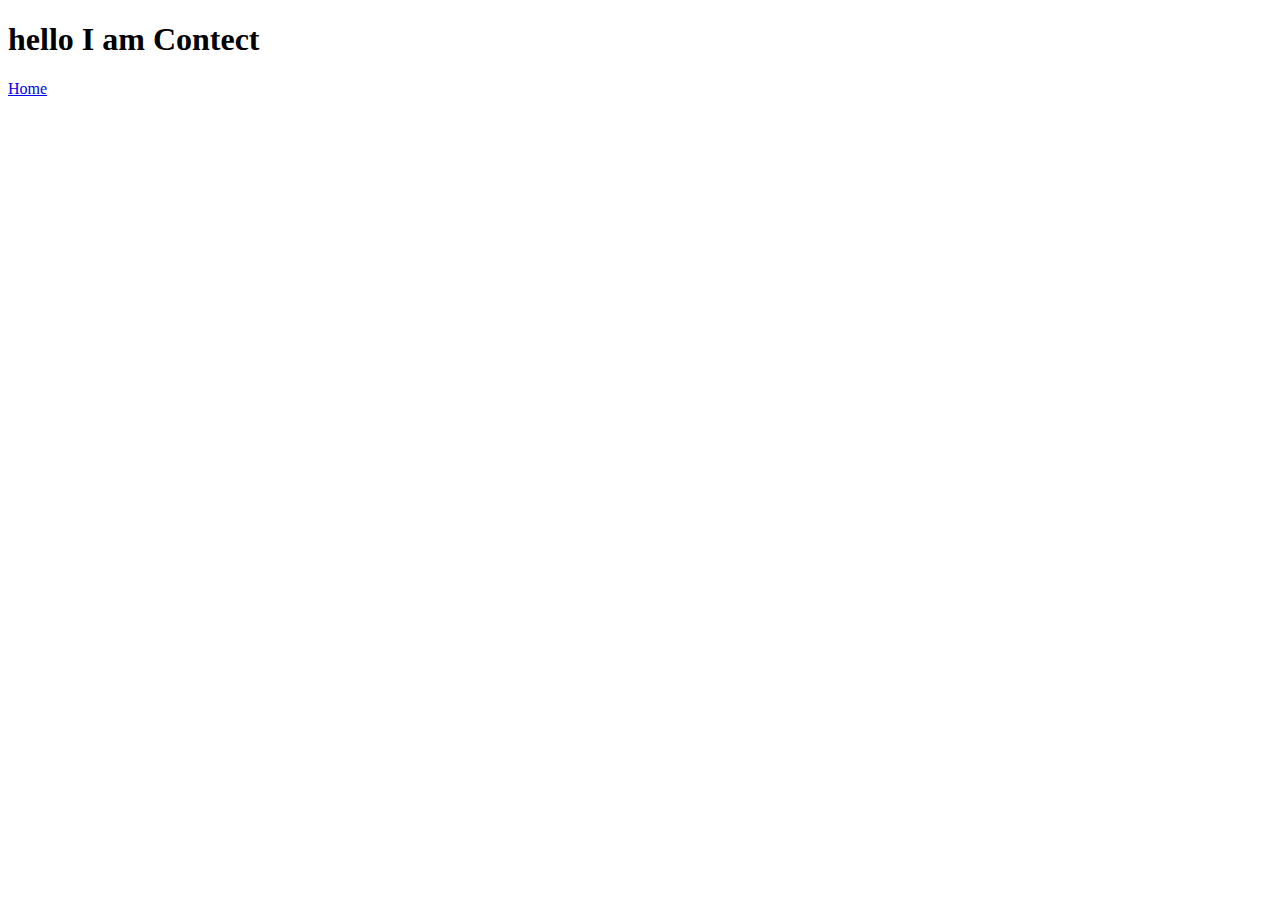
<file: contect.html>
<!DOCTYPE html>
<html lang="en">
<head>
    <meta charset="UTF-8">
    <meta name="viewport" content="width=, initial-scale=1.0">
    <title>Document</title>
</head>
<body>
    <h1> hello I am Contect</h1>
    <a href="./index.html">Home</a>
</body>
</html>
</file>
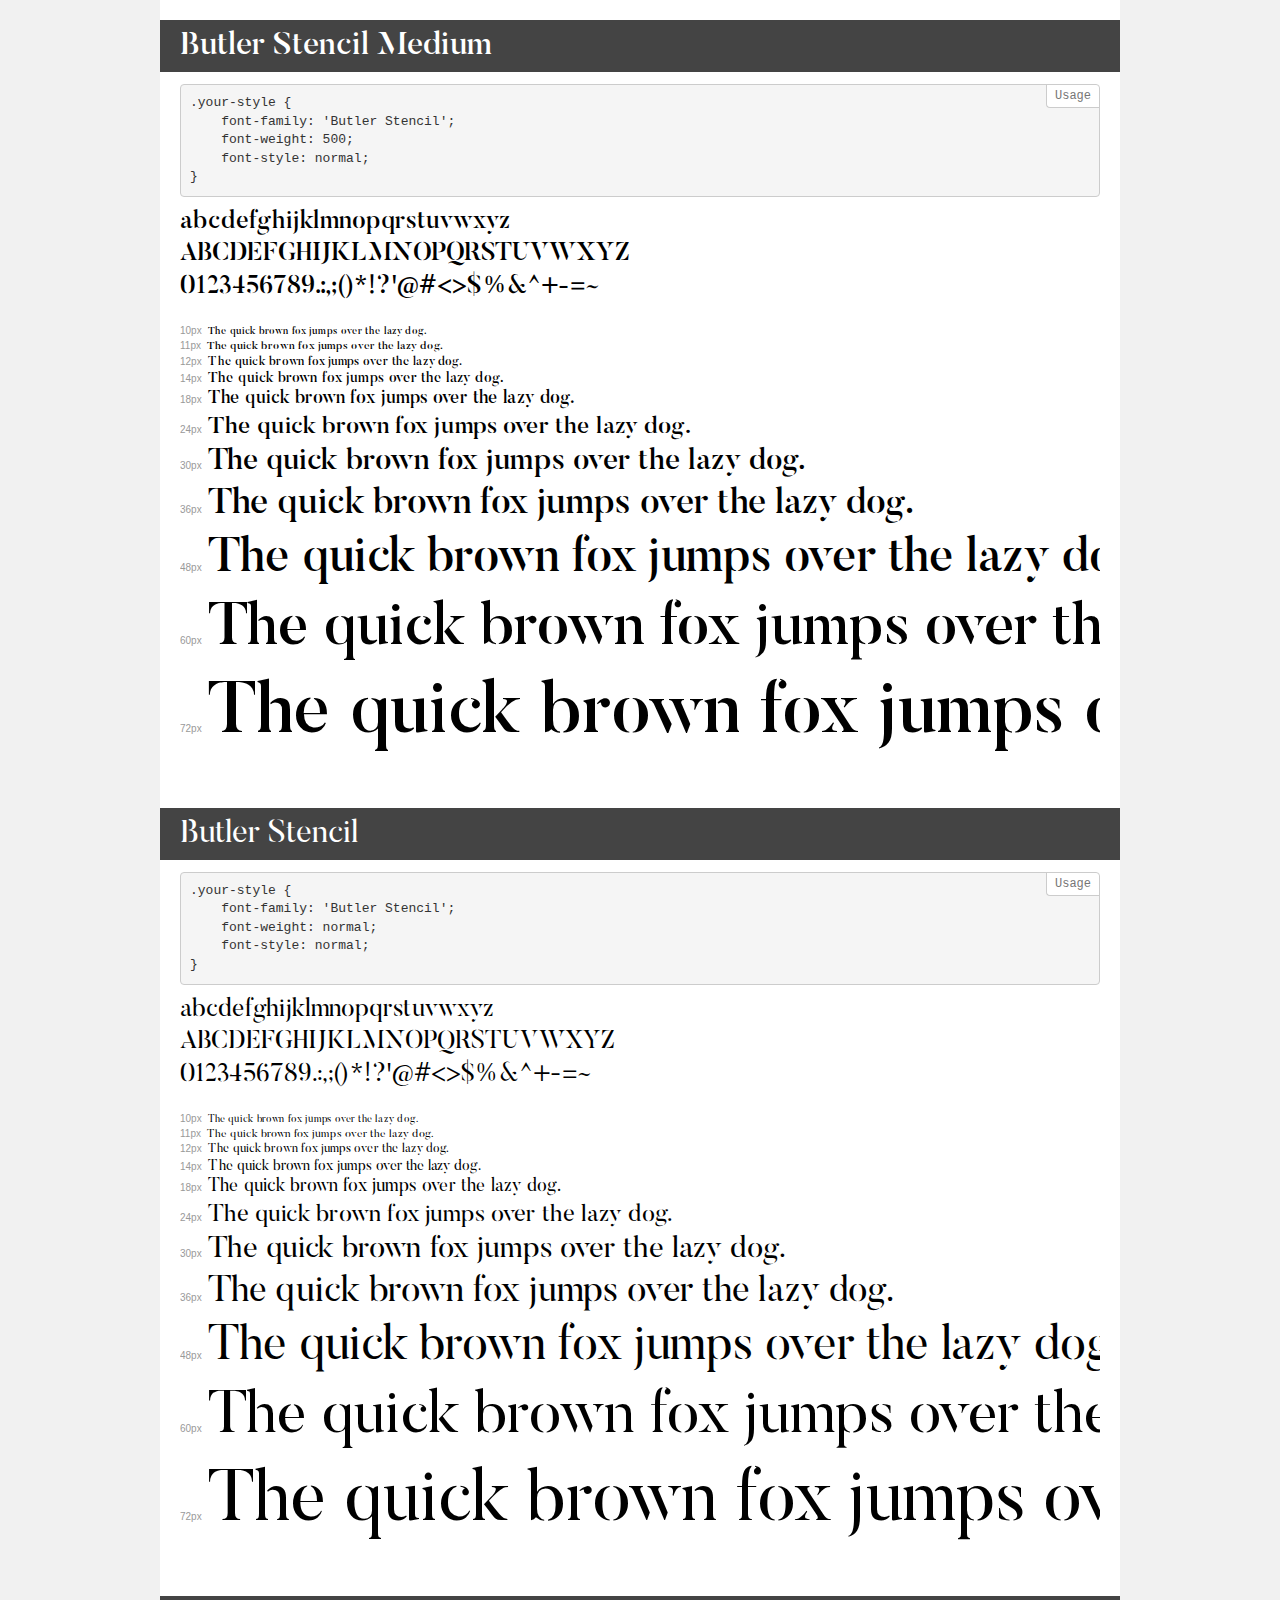
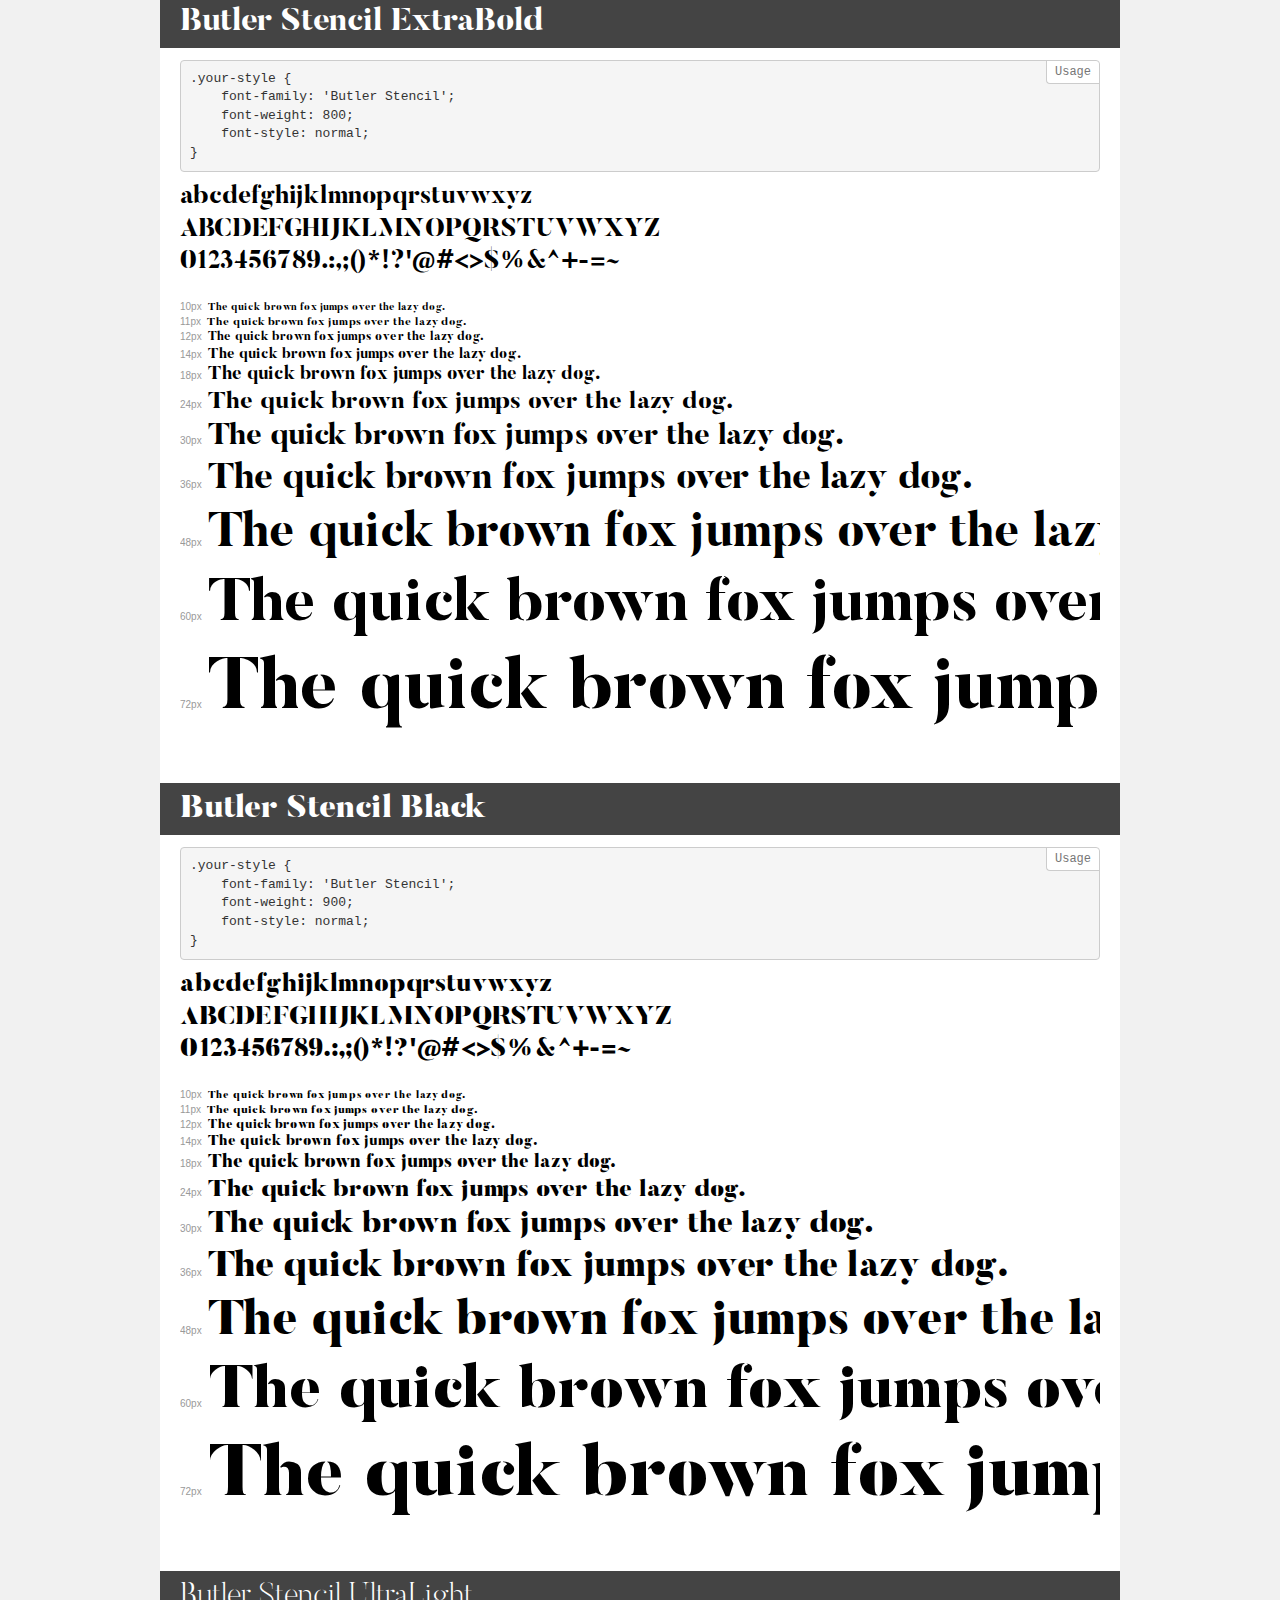
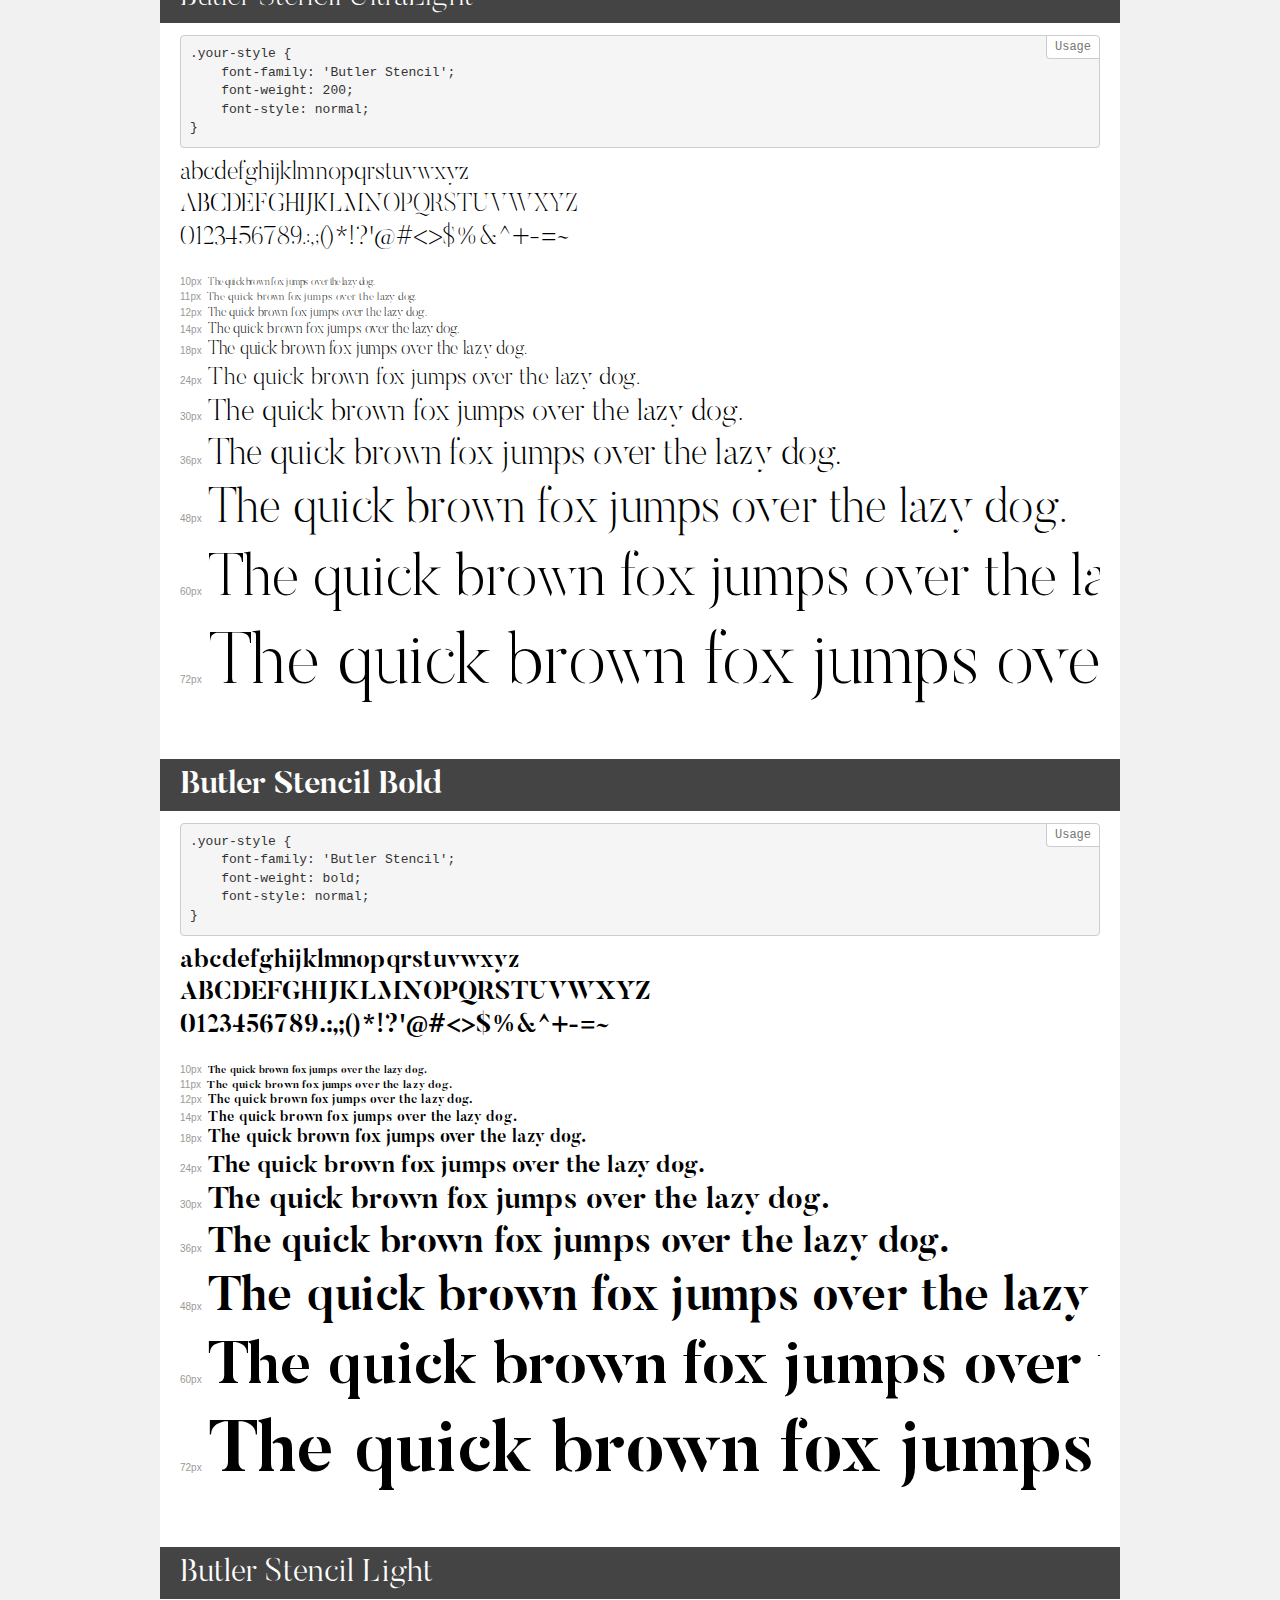
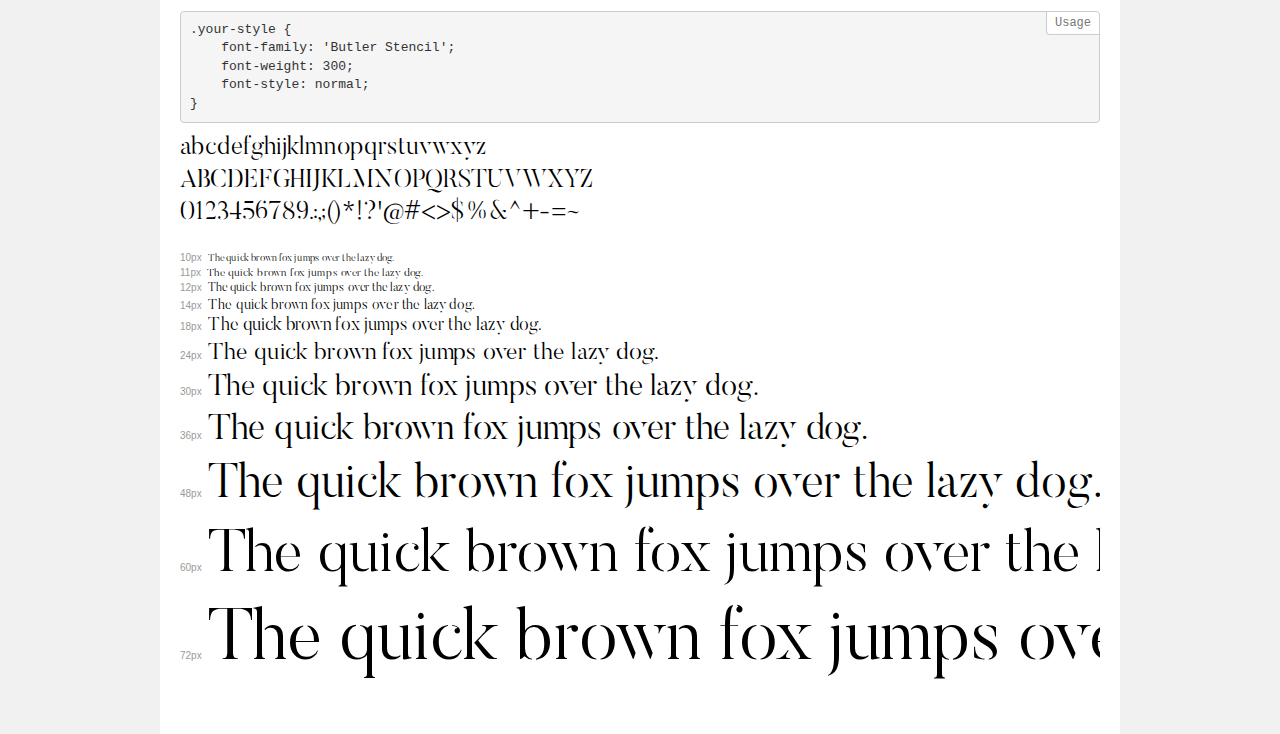
<file: assets/fonts/butler/Butler_Stencil_Webfont/demo.html>
<!DOCTYPE html>
<html>
<head>
    <meta charset="utf-8">
    <meta http-equiv="X-UA-Compatible" content="IE=edge">
    <meta name="viewport" content="width=device-width, initial-scale=1">
    <meta name="robots" content="noindex, noarchive">
    <meta name="format-detection" content="telephone=no">
    <title>Transfonter demo</title>
    <link href="stylesheet.css" rel="stylesheet">
    <style>
        /*
        http://meyerweb.com/eric/tools/css/reset/
        v2.0 | 20110126
        License: none (public domain)
        */
        html, body, div, span, applet, object, iframe,
        h1, h2, h3, h4, h5, h6, p, blockquote, pre,
        a, abbr, acronym, address, big, cite, code,
        del, dfn, em, img, ins, kbd, q, s, samp,
        small, strike, strong, sub, sup, tt, var,
        b, u, i, center,
        dl, dt, dd, ol, ul, li,
        fieldset, form, label, legend,
        table, caption, tbody, tfoot, thead, tr, th, td,
        article, aside, canvas, details, embed,
        figure, figcaption, footer, header, hgroup,
        menu, nav, output, ruby, section, summary,
        time, mark, audio, video {
            margin: 0;
            padding: 0;
            border: 0;
            font-size: 100%;
            font: inherit;
            vertical-align: baseline;
        }
        /* HTML5 display-role reset for older browsers */
        article, aside, details, figcaption, figure,
        footer, header, hgroup, menu, nav, section {
            display: block;
        }
        body {
            line-height: 1;
        }
        ol, ul {
            list-style: none;
        }
        blockquote, q {
            quotes: none;
        }
        blockquote:before, blockquote:after,
        q:before, q:after {
            content: '';
            content: none;
        }
        table {
            border-collapse: collapse;
            border-spacing: 0;
        }
        /* common styles */
        body {
            background: #f1f1f1;
            color: #000;
        }
        .page {
            background: #fff;
            width: 920px;
            margin: 0 auto;
            padding: 20px 20px 0 20px;
            overflow: hidden;
        }
        .font-container {
            overflow-x: auto;
            overflow-y: hidden;
            margin-bottom: 40px;
            line-height: 1.3;
            white-space: nowrap;
            padding-bottom: 5px;
        }
        h1 {
            position: relative;
            background: #444;
            font-size: 32px;
            color: #fff;
            padding: 10px 20px;
            margin: 0 -20px 12px -20px;
        }
        .letters {
            font-size: 25px;
            margin-bottom: 20px;
        }
        .s10:before {
            content: '10px';
        }
        .s11:before {
            content: '11px';
        }
        .s12:before {
            content: '12px';
        }
        .s14:before {
            content: '14px';
        }
        .s18:before {
            content: '18px';
        }
        .s24:before {
            content: '24px';
        }
        .s30:before {
            content: '30px';
        }
        .s36:before {
            content: '36px';
        }
        .s48:before {
            content: '48px';
        }
        .s60:before {
            content: '60px';
        }
        .s72:before {
            content: '72px';
        }
        .s10:before, .s11:before, .s12:before, .s14:before,
        .s18:before, .s24:before, .s30:before, .s36:before,
        .s48:before, .s60:before, .s72:before {
            font-family: Arial, sans-serif;
            font-size: 10px;
            font-weight: normal;
            font-style: normal;
            color: #999;
            padding-right: 6px;
        }
        pre {
            display: block;
            position: relative;
            padding: 9px;
            margin: 0 0 10px;
            font-family: Monaco, Menlo, Consolas, "Courier New", monospace !important;
            font-size: 13px;
            line-height: 1.428571429;
            color: #333;
            font-weight: normal !important;
            font-style: normal !important;
            background-color: #f5f5f5;
            border: 1px solid #ccc;
            overflow-x: auto;
            border-radius: 4px;
        }
        pre:after {
            display: block;
            position: absolute;
            right: 0;
            top: 0;
            content: 'Usage';
            line-height: 1;
            padding: 5px 8px;
            font-size: 12px;
            color: #767676;
            background-color: #fff;
            border: 1px solid #ccc;
            border-right: none;
            border-top: none;
            border-radius: 0 4px 0 4px;
            z-index: 10;
        }
        /* responsive */
        @media (max-width: 959px) {
            .page {
                width: auto;
                margin: 0;
            }
        }
    </style>
</head>
<body>
<div class="page">
    <div class="demo" style="font-family: 'Butler Stencil'; font-weight: 500; font-style: normal;">
        <h1>Butler Stencil Medium</h1>
        <pre>.your-style {
    font-family: 'Butler Stencil';
    font-weight: 500;
    font-style: normal;
}</pre>
        <div class="font-container">
            <p class="letters">
                abcdefghijklmnopqrstuvwxyz<br>
ABCDEFGHIJKLMNOPQRSTUVWXYZ<br>
                0123456789.:,;()*!?'@#<>$%&^+-=~
            </p>
            <p class="s10" style="font-size: 10px;">The quick brown fox jumps over the lazy dog.</p>
            <p class="s11" style="font-size: 11px;">The quick brown fox jumps over the lazy dog.</p>
            <p class="s12" style="font-size: 12px;">The quick brown fox jumps over the lazy dog.</p>
            <p class="s14" style="font-size: 14px;">The quick brown fox jumps over the lazy dog.</p>
            <p class="s18" style="font-size: 18px;">The quick brown fox jumps over the lazy dog.</p>
            <p class="s24" style="font-size: 24px;">The quick brown fox jumps over the lazy dog.</p>
            <p class="s30" style="font-size: 30px;">The quick brown fox jumps over the lazy dog.</p>
            <p class="s36" style="font-size: 36px;">The quick brown fox jumps over the lazy dog.</p>
            <p class="s48" style="font-size: 48px;">The quick brown fox jumps over the lazy dog.</p>
            <p class="s60" style="font-size: 60px;">The quick brown fox jumps over the lazy dog.</p>
            <p class="s72" style="font-size: 72px;">The quick brown fox jumps over the lazy dog.</p>
        </div>
    </div>
    <div class="demo" style="font-family: 'Butler Stencil'; font-weight: normal; font-style: normal;">
        <h1>Butler Stencil</h1>
        <pre>.your-style {
    font-family: 'Butler Stencil';
    font-weight: normal;
    font-style: normal;
}</pre>
        <div class="font-container">
            <p class="letters">
                abcdefghijklmnopqrstuvwxyz<br>
ABCDEFGHIJKLMNOPQRSTUVWXYZ<br>
                0123456789.:,;()*!?'@#<>$%&^+-=~
            </p>
            <p class="s10" style="font-size: 10px;">The quick brown fox jumps over the lazy dog.</p>
            <p class="s11" style="font-size: 11px;">The quick brown fox jumps over the lazy dog.</p>
            <p class="s12" style="font-size: 12px;">The quick brown fox jumps over the lazy dog.</p>
            <p class="s14" style="font-size: 14px;">The quick brown fox jumps over the lazy dog.</p>
            <p class="s18" style="font-size: 18px;">The quick brown fox jumps over the lazy dog.</p>
            <p class="s24" style="font-size: 24px;">The quick brown fox jumps over the lazy dog.</p>
            <p class="s30" style="font-size: 30px;">The quick brown fox jumps over the lazy dog.</p>
            <p class="s36" style="font-size: 36px;">The quick brown fox jumps over the lazy dog.</p>
            <p class="s48" style="font-size: 48px;">The quick brown fox jumps over the lazy dog.</p>
            <p class="s60" style="font-size: 60px;">The quick brown fox jumps over the lazy dog.</p>
            <p class="s72" style="font-size: 72px;">The quick brown fox jumps over the lazy dog.</p>
        </div>
    </div>
    <div class="demo" style="font-family: 'Butler Stencil'; font-weight: 800; font-style: normal;">
        <h1>Butler Stencil ExtraBold</h1>
        <pre>.your-style {
    font-family: 'Butler Stencil';
    font-weight: 800;
    font-style: normal;
}</pre>
        <div class="font-container">
            <p class="letters">
                abcdefghijklmnopqrstuvwxyz<br>
ABCDEFGHIJKLMNOPQRSTUVWXYZ<br>
                0123456789.:,;()*!?'@#<>$%&^+-=~
            </p>
            <p class="s10" style="font-size: 10px;">The quick brown fox jumps over the lazy dog.</p>
            <p class="s11" style="font-size: 11px;">The quick brown fox jumps over the lazy dog.</p>
            <p class="s12" style="font-size: 12px;">The quick brown fox jumps over the lazy dog.</p>
            <p class="s14" style="font-size: 14px;">The quick brown fox jumps over the lazy dog.</p>
            <p class="s18" style="font-size: 18px;">The quick brown fox jumps over the lazy dog.</p>
            <p class="s24" style="font-size: 24px;">The quick brown fox jumps over the lazy dog.</p>
            <p class="s30" style="font-size: 30px;">The quick brown fox jumps over the lazy dog.</p>
            <p class="s36" style="font-size: 36px;">The quick brown fox jumps over the lazy dog.</p>
            <p class="s48" style="font-size: 48px;">The quick brown fox jumps over the lazy dog.</p>
            <p class="s60" style="font-size: 60px;">The quick brown fox jumps over the lazy dog.</p>
            <p class="s72" style="font-size: 72px;">The quick brown fox jumps over the lazy dog.</p>
        </div>
    </div>
    <div class="demo" style="font-family: 'Butler Stencil'; font-weight: 900; font-style: normal;">
        <h1>Butler Stencil Black</h1>
        <pre>.your-style {
    font-family: 'Butler Stencil';
    font-weight: 900;
    font-style: normal;
}</pre>
        <div class="font-container">
            <p class="letters">
                abcdefghijklmnopqrstuvwxyz<br>
ABCDEFGHIJKLMNOPQRSTUVWXYZ<br>
                0123456789.:,;()*!?'@#<>$%&^+-=~
            </p>
            <p class="s10" style="font-size: 10px;">The quick brown fox jumps over the lazy dog.</p>
            <p class="s11" style="font-size: 11px;">The quick brown fox jumps over the lazy dog.</p>
            <p class="s12" style="font-size: 12px;">The quick brown fox jumps over the lazy dog.</p>
            <p class="s14" style="font-size: 14px;">The quick brown fox jumps over the lazy dog.</p>
            <p class="s18" style="font-size: 18px;">The quick brown fox jumps over the lazy dog.</p>
            <p class="s24" style="font-size: 24px;">The quick brown fox jumps over the lazy dog.</p>
            <p class="s30" style="font-size: 30px;">The quick brown fox jumps over the lazy dog.</p>
            <p class="s36" style="font-size: 36px;">The quick brown fox jumps over the lazy dog.</p>
            <p class="s48" style="font-size: 48px;">The quick brown fox jumps over the lazy dog.</p>
            <p class="s60" style="font-size: 60px;">The quick brown fox jumps over the lazy dog.</p>
            <p class="s72" style="font-size: 72px;">The quick brown fox jumps over the lazy dog.</p>
        </div>
    </div>
    <div class="demo" style="font-family: 'Butler Stencil'; font-weight: 200; font-style: normal;">
        <h1>Butler Stencil UltraLight</h1>
        <pre>.your-style {
    font-family: 'Butler Stencil';
    font-weight: 200;
    font-style: normal;
}</pre>
        <div class="font-container">
            <p class="letters">
                abcdefghijklmnopqrstuvwxyz<br>
ABCDEFGHIJKLMNOPQRSTUVWXYZ<br>
                0123456789.:,;()*!?'@#<>$%&^+-=~
            </p>
            <p class="s10" style="font-size: 10px;">The quick brown fox jumps over the lazy dog.</p>
            <p class="s11" style="font-size: 11px;">The quick brown fox jumps over the lazy dog.</p>
            <p class="s12" style="font-size: 12px;">The quick brown fox jumps over the lazy dog.</p>
            <p class="s14" style="font-size: 14px;">The quick brown fox jumps over the lazy dog.</p>
            <p class="s18" style="font-size: 18px;">The quick brown fox jumps over the lazy dog.</p>
            <p class="s24" style="font-size: 24px;">The quick brown fox jumps over the lazy dog.</p>
            <p class="s30" style="font-size: 30px;">The quick brown fox jumps over the lazy dog.</p>
            <p class="s36" style="font-size: 36px;">The quick brown fox jumps over the lazy dog.</p>
            <p class="s48" style="font-size: 48px;">The quick brown fox jumps over the lazy dog.</p>
            <p class="s60" style="font-size: 60px;">The quick brown fox jumps over the lazy dog.</p>
            <p class="s72" style="font-size: 72px;">The quick brown fox jumps over the lazy dog.</p>
        </div>
    </div>
    <div class="demo" style="font-family: 'Butler Stencil'; font-weight: bold; font-style: normal;">
        <h1>Butler Stencil Bold</h1>
        <pre>.your-style {
    font-family: 'Butler Stencil';
    font-weight: bold;
    font-style: normal;
}</pre>
        <div class="font-container">
            <p class="letters">
                abcdefghijklmnopqrstuvwxyz<br>
ABCDEFGHIJKLMNOPQRSTUVWXYZ<br>
                0123456789.:,;()*!?'@#<>$%&^+-=~
            </p>
            <p class="s10" style="font-size: 10px;">The quick brown fox jumps over the lazy dog.</p>
            <p class="s11" style="font-size: 11px;">The quick brown fox jumps over the lazy dog.</p>
            <p class="s12" style="font-size: 12px;">The quick brown fox jumps over the lazy dog.</p>
            <p class="s14" style="font-size: 14px;">The quick brown fox jumps over the lazy dog.</p>
            <p class="s18" style="font-size: 18px;">The quick brown fox jumps over the lazy dog.</p>
            <p class="s24" style="font-size: 24px;">The quick brown fox jumps over the lazy dog.</p>
            <p class="s30" style="font-size: 30px;">The quick brown fox jumps over the lazy dog.</p>
            <p class="s36" style="font-size: 36px;">The quick brown fox jumps over the lazy dog.</p>
            <p class="s48" style="font-size: 48px;">The quick brown fox jumps over the lazy dog.</p>
            <p class="s60" style="font-size: 60px;">The quick brown fox jumps over the lazy dog.</p>
            <p class="s72" style="font-size: 72px;">The quick brown fox jumps over the lazy dog.</p>
        </div>
    </div>
    <div class="demo" style="font-family: 'Butler Stencil'; font-weight: 300; font-style: normal;">
        <h1>Butler Stencil Light</h1>
        <pre>.your-style {
    font-family: 'Butler Stencil';
    font-weight: 300;
    font-style: normal;
}</pre>
        <div class="font-container">
            <p class="letters">
                abcdefghijklmnopqrstuvwxyz<br>
ABCDEFGHIJKLMNOPQRSTUVWXYZ<br>
                0123456789.:,;()*!?'@#<>$%&^+-=~
            </p>
            <p class="s10" style="font-size: 10px;">The quick brown fox jumps over the lazy dog.</p>
            <p class="s11" style="font-size: 11px;">The quick brown fox jumps over the lazy dog.</p>
            <p class="s12" style="font-size: 12px;">The quick brown fox jumps over the lazy dog.</p>
            <p class="s14" style="font-size: 14px;">The quick brown fox jumps over the lazy dog.</p>
            <p class="s18" style="font-size: 18px;">The quick brown fox jumps over the lazy dog.</p>
            <p class="s24" style="font-size: 24px;">The quick brown fox jumps over the lazy dog.</p>
            <p class="s30" style="font-size: 30px;">The quick brown fox jumps over the lazy dog.</p>
            <p class="s36" style="font-size: 36px;">The quick brown fox jumps over the lazy dog.</p>
            <p class="s48" style="font-size: 48px;">The quick brown fox jumps over the lazy dog.</p>
            <p class="s60" style="font-size: 60px;">The quick brown fox jumps over the lazy dog.</p>
            <p class="s72" style="font-size: 72px;">The quick brown fox jumps over the lazy dog.</p>
        </div>
    </div>
</div>
</body>
</html>
</file>
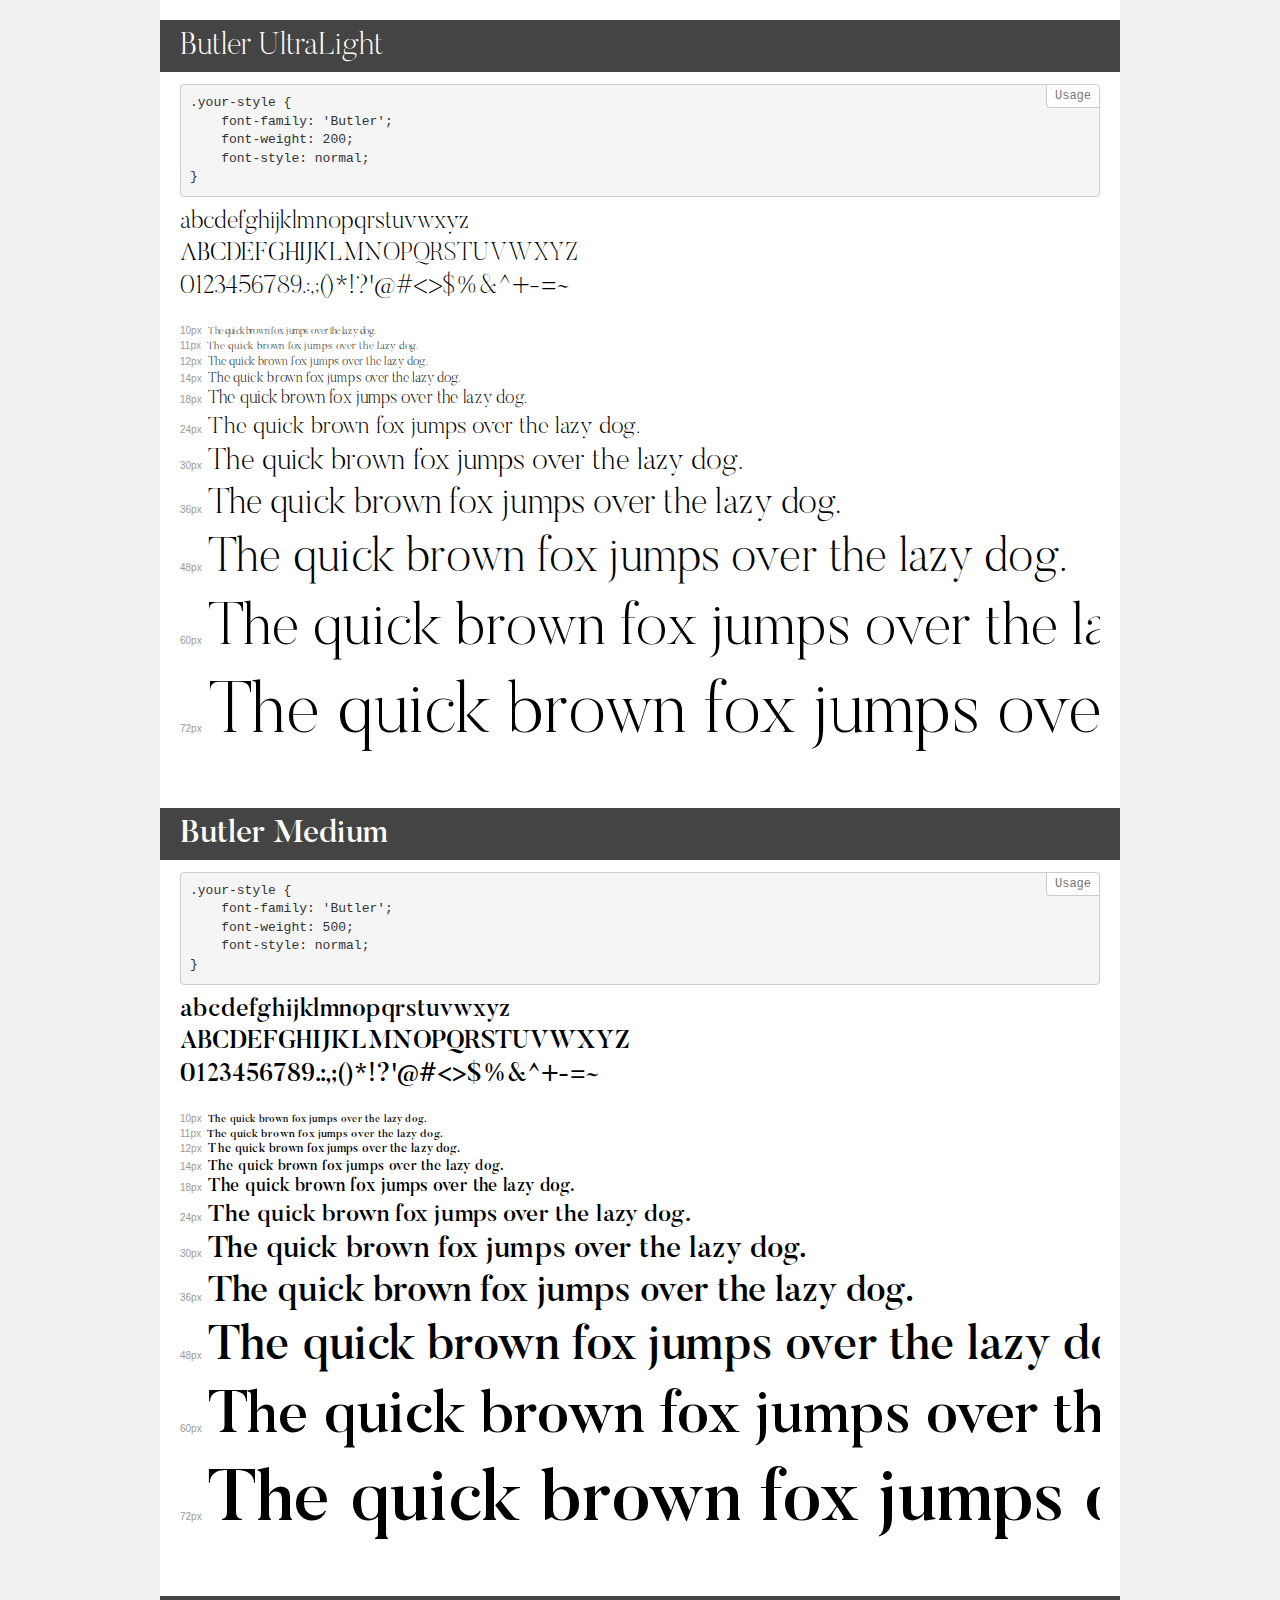
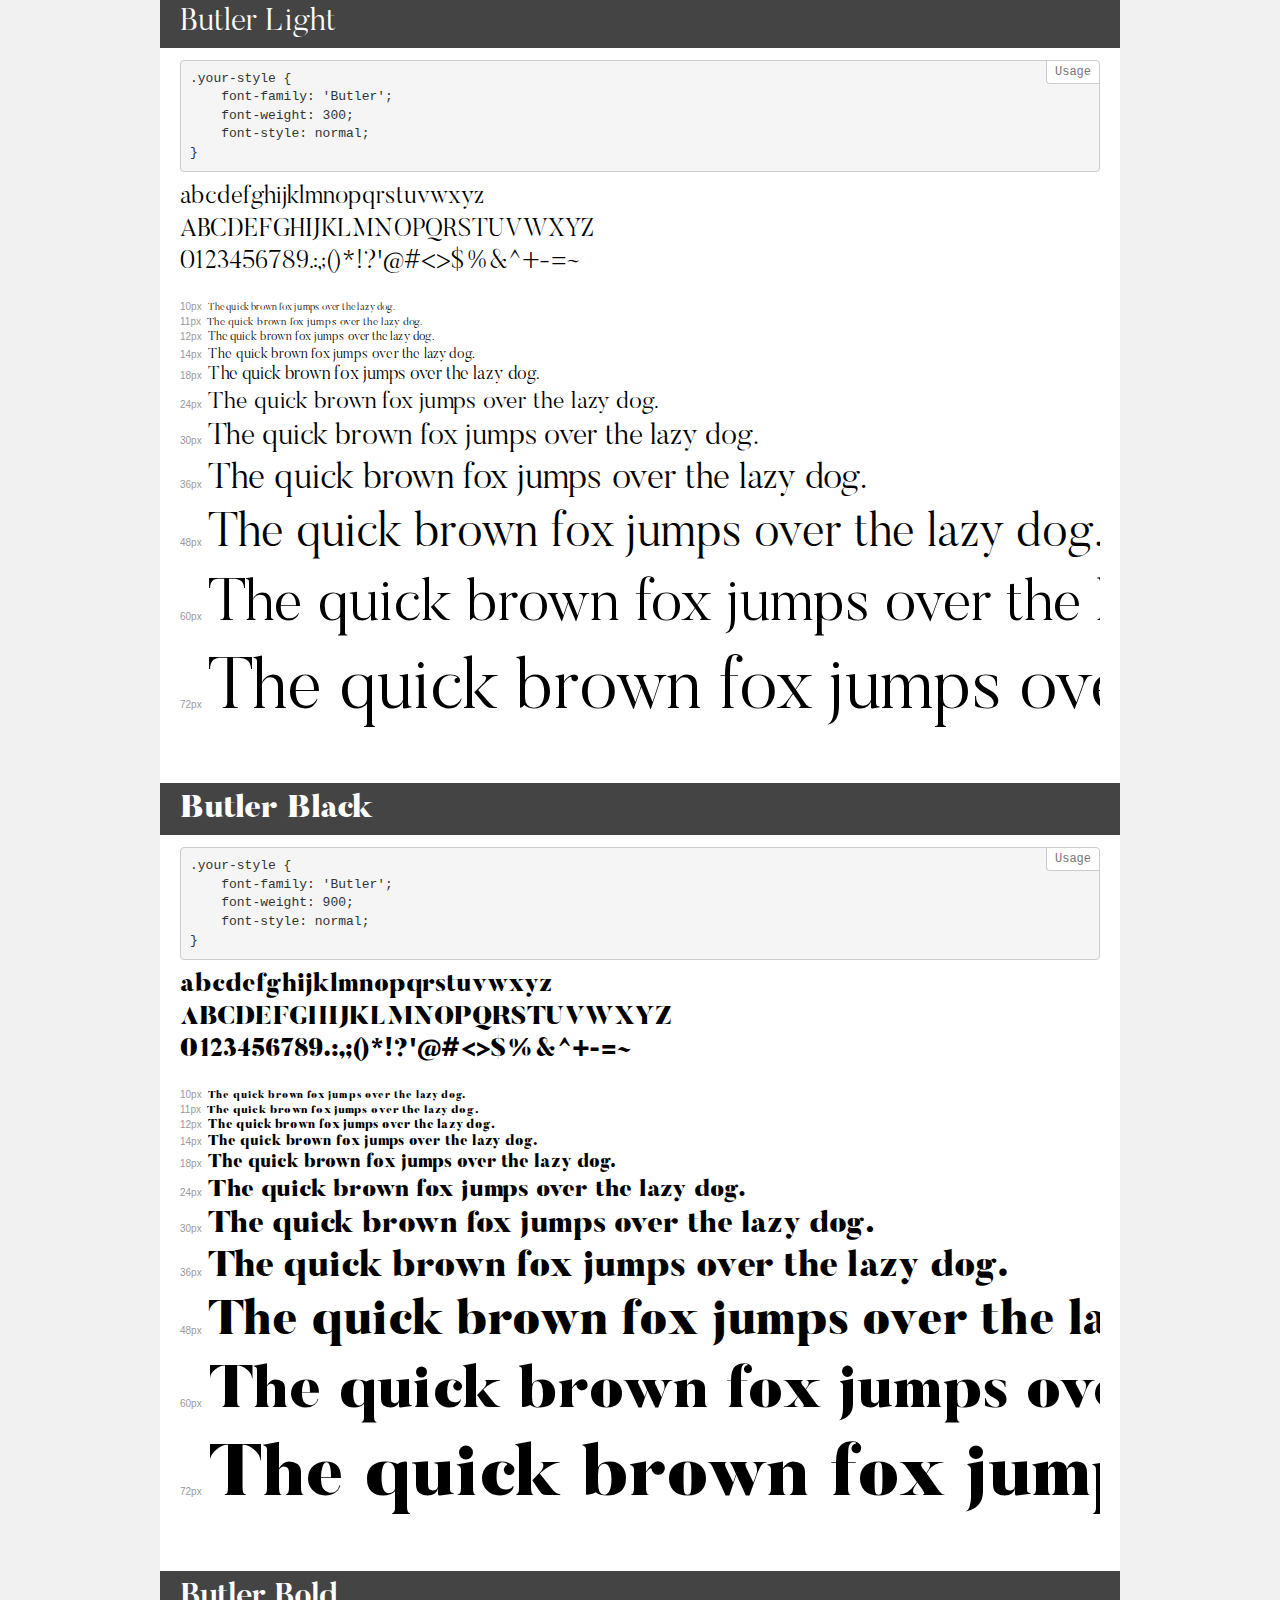
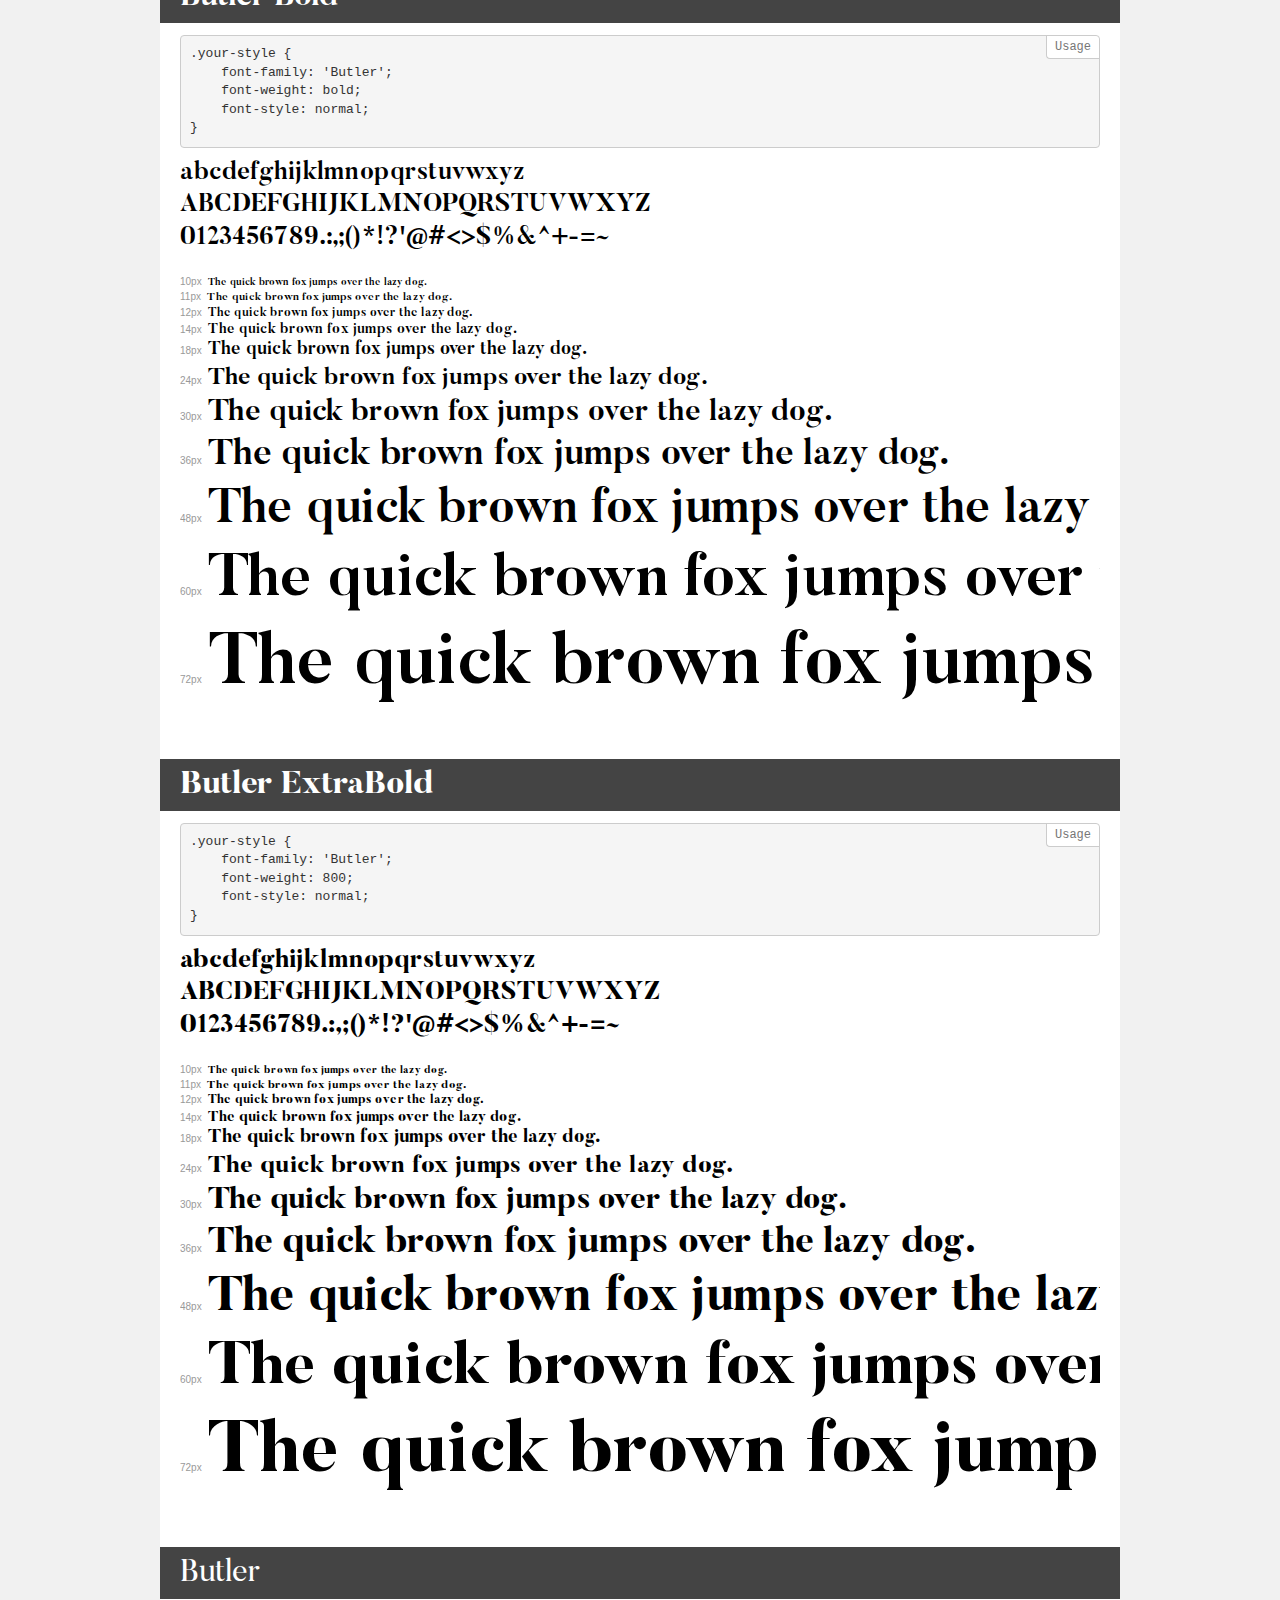
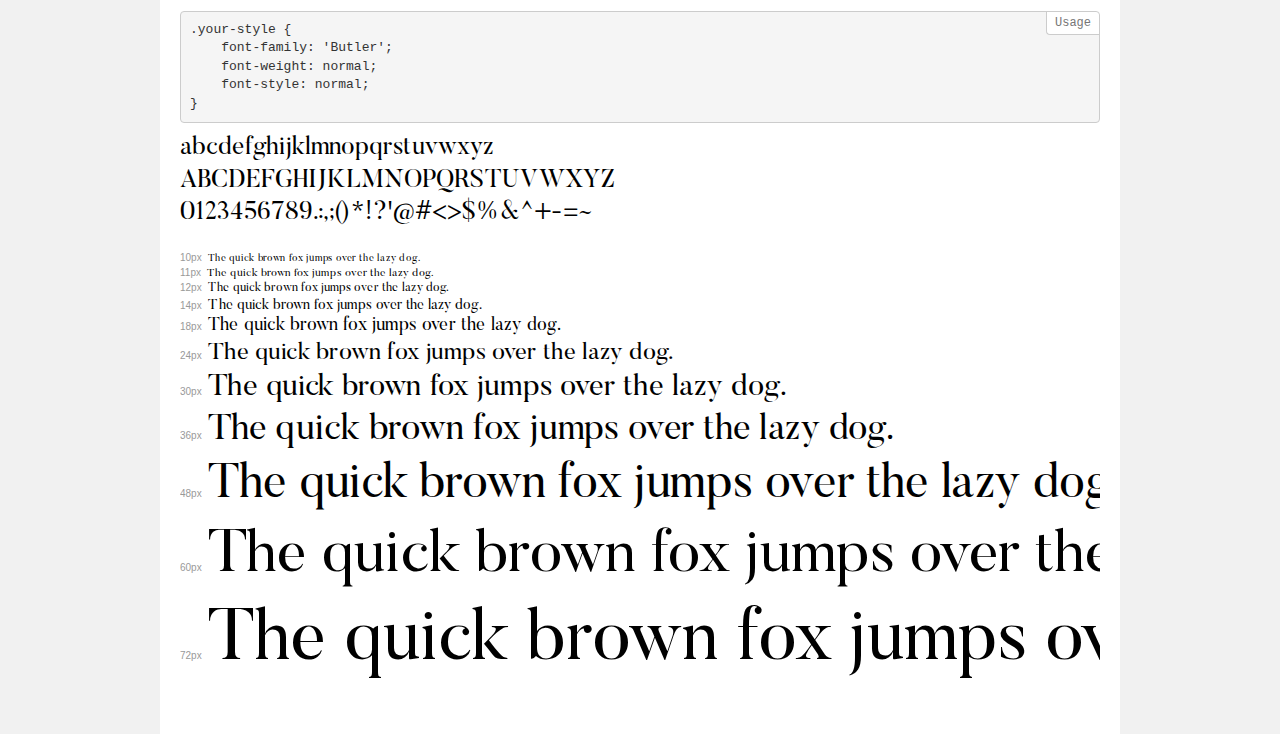
<file: assets/fonts/butler/Butler_Webfont/demo.html>
<!DOCTYPE html>
<html>
<head>
    <meta charset="utf-8">
    <meta http-equiv="X-UA-Compatible" content="IE=edge">
    <meta name="viewport" content="width=device-width, initial-scale=1">
    <meta name="robots" content="noindex, noarchive">
    <meta name="format-detection" content="telephone=no">
    <title>Transfonter demo</title>
    <link href="stylesheet.css" rel="stylesheet">
    <style>
        /*
        http://meyerweb.com/eric/tools/css/reset/
        v2.0 | 20110126
        License: none (public domain)
        */
        html, body, div, span, applet, object, iframe,
        h1, h2, h3, h4, h5, h6, p, blockquote, pre,
        a, abbr, acronym, address, big, cite, code,
        del, dfn, em, img, ins, kbd, q, s, samp,
        small, strike, strong, sub, sup, tt, var,
        b, u, i, center,
        dl, dt, dd, ol, ul, li,
        fieldset, form, label, legend,
        table, caption, tbody, tfoot, thead, tr, th, td,
        article, aside, canvas, details, embed,
        figure, figcaption, footer, header, hgroup,
        menu, nav, output, ruby, section, summary,
        time, mark, audio, video {
            margin: 0;
            padding: 0;
            border: 0;
            font-size: 100%;
            font: inherit;
            vertical-align: baseline;
        }
        /* HTML5 display-role reset for older browsers */
        article, aside, details, figcaption, figure,
        footer, header, hgroup, menu, nav, section {
            display: block;
        }
        body {
            line-height: 1;
        }
        ol, ul {
            list-style: none;
        }
        blockquote, q {
            quotes: none;
        }
        blockquote:before, blockquote:after,
        q:before, q:after {
            content: '';
            content: none;
        }
        table {
            border-collapse: collapse;
            border-spacing: 0;
        }
        /* common styles */
        body {
            background: #f1f1f1;
            color: #000;
        }
        .page {
            background: #fff;
            width: 920px;
            margin: 0 auto;
            padding: 20px 20px 0 20px;
            overflow: hidden;
        }
        .font-container {
            overflow-x: auto;
            overflow-y: hidden;
            margin-bottom: 40px;
            line-height: 1.3;
            white-space: nowrap;
            padding-bottom: 5px;
        }
        h1 {
            position: relative;
            background: #444;
            font-size: 32px;
            color: #fff;
            padding: 10px 20px;
            margin: 0 -20px 12px -20px;
        }
        .letters {
            font-size: 25px;
            margin-bottom: 20px;
        }
        .s10:before {
            content: '10px';
        }
        .s11:before {
            content: '11px';
        }
        .s12:before {
            content: '12px';
        }
        .s14:before {
            content: '14px';
        }
        .s18:before {
            content: '18px';
        }
        .s24:before {
            content: '24px';
        }
        .s30:before {
            content: '30px';
        }
        .s36:before {
            content: '36px';
        }
        .s48:before {
            content: '48px';
        }
        .s60:before {
            content: '60px';
        }
        .s72:before {
            content: '72px';
        }
        .s10:before, .s11:before, .s12:before, .s14:before,
        .s18:before, .s24:before, .s30:before, .s36:before,
        .s48:before, .s60:before, .s72:before {
            font-family: Arial, sans-serif;
            font-size: 10px;
            font-weight: normal;
            font-style: normal;
            color: #999;
            padding-right: 6px;
        }
        pre {
            display: block;
            position: relative;
            padding: 9px;
            margin: 0 0 10px;
            font-family: Monaco, Menlo, Consolas, "Courier New", monospace !important;
            font-size: 13px;
            line-height: 1.428571429;
            color: #333;
            font-weight: normal !important;
            font-style: normal !important;
            background-color: #f5f5f5;
            border: 1px solid #ccc;
            overflow-x: auto;
            border-radius: 4px;
        }
        pre:after {
            display: block;
            position: absolute;
            right: 0;
            top: 0;
            content: 'Usage';
            line-height: 1;
            padding: 5px 8px;
            font-size: 12px;
            color: #767676;
            background-color: #fff;
            border: 1px solid #ccc;
            border-right: none;
            border-top: none;
            border-radius: 0 4px 0 4px;
            z-index: 10;
        }
        /* responsive */
        @media (max-width: 959px) {
            .page {
                width: auto;
                margin: 0;
            }
        }
    </style>
</head>
<body>
<div class="page">
    <div class="demo" style="font-family: 'Butler'; font-weight: 200; font-style: normal;">
        <h1>Butler UltraLight</h1>
        <pre>.your-style {
    font-family: 'Butler';
    font-weight: 200;
    font-style: normal;
}</pre>
        <div class="font-container">
            <p class="letters">
                abcdefghijklmnopqrstuvwxyz<br>
ABCDEFGHIJKLMNOPQRSTUVWXYZ<br>
                0123456789.:,;()*!?'@#<>$%&^+-=~
            </p>
            <p class="s10" style="font-size: 10px;">The quick brown fox jumps over the lazy dog.</p>
            <p class="s11" style="font-size: 11px;">The quick brown fox jumps over the lazy dog.</p>
            <p class="s12" style="font-size: 12px;">The quick brown fox jumps over the lazy dog.</p>
            <p class="s14" style="font-size: 14px;">The quick brown fox jumps over the lazy dog.</p>
            <p class="s18" style="font-size: 18px;">The quick brown fox jumps over the lazy dog.</p>
            <p class="s24" style="font-size: 24px;">The quick brown fox jumps over the lazy dog.</p>
            <p class="s30" style="font-size: 30px;">The quick brown fox jumps over the lazy dog.</p>
            <p class="s36" style="font-size: 36px;">The quick brown fox jumps over the lazy dog.</p>
            <p class="s48" style="font-size: 48px;">The quick brown fox jumps over the lazy dog.</p>
            <p class="s60" style="font-size: 60px;">The quick brown fox jumps over the lazy dog.</p>
            <p class="s72" style="font-size: 72px;">The quick brown fox jumps over the lazy dog.</p>
        </div>
    </div>
    <div class="demo" style="font-family: 'Butler'; font-weight: 500; font-style: normal;">
        <h1>Butler Medium</h1>
        <pre>.your-style {
    font-family: 'Butler';
    font-weight: 500;
    font-style: normal;
}</pre>
        <div class="font-container">
            <p class="letters">
                abcdefghijklmnopqrstuvwxyz<br>
ABCDEFGHIJKLMNOPQRSTUVWXYZ<br>
                0123456789.:,;()*!?'@#<>$%&^+-=~
            </p>
            <p class="s10" style="font-size: 10px;">The quick brown fox jumps over the lazy dog.</p>
            <p class="s11" style="font-size: 11px;">The quick brown fox jumps over the lazy dog.</p>
            <p class="s12" style="font-size: 12px;">The quick brown fox jumps over the lazy dog.</p>
            <p class="s14" style="font-size: 14px;">The quick brown fox jumps over the lazy dog.</p>
            <p class="s18" style="font-size: 18px;">The quick brown fox jumps over the lazy dog.</p>
            <p class="s24" style="font-size: 24px;">The quick brown fox jumps over the lazy dog.</p>
            <p class="s30" style="font-size: 30px;">The quick brown fox jumps over the lazy dog.</p>
            <p class="s36" style="font-size: 36px;">The quick brown fox jumps over the lazy dog.</p>
            <p class="s48" style="font-size: 48px;">The quick brown fox jumps over the lazy dog.</p>
            <p class="s60" style="font-size: 60px;">The quick brown fox jumps over the lazy dog.</p>
            <p class="s72" style="font-size: 72px;">The quick brown fox jumps over the lazy dog.</p>
        </div>
    </div>
    <div class="demo" style="font-family: 'Butler'; font-weight: 300; font-style: normal;">
        <h1>Butler Light</h1>
        <pre>.your-style {
    font-family: 'Butler';
    font-weight: 300;
    font-style: normal;
}</pre>
        <div class="font-container">
            <p class="letters">
                abcdefghijklmnopqrstuvwxyz<br>
ABCDEFGHIJKLMNOPQRSTUVWXYZ<br>
                0123456789.:,;()*!?'@#<>$%&^+-=~
            </p>
            <p class="s10" style="font-size: 10px;">The quick brown fox jumps over the lazy dog.</p>
            <p class="s11" style="font-size: 11px;">The quick brown fox jumps over the lazy dog.</p>
            <p class="s12" style="font-size: 12px;">The quick brown fox jumps over the lazy dog.</p>
            <p class="s14" style="font-size: 14px;">The quick brown fox jumps over the lazy dog.</p>
            <p class="s18" style="font-size: 18px;">The quick brown fox jumps over the lazy dog.</p>
            <p class="s24" style="font-size: 24px;">The quick brown fox jumps over the lazy dog.</p>
            <p class="s30" style="font-size: 30px;">The quick brown fox jumps over the lazy dog.</p>
            <p class="s36" style="font-size: 36px;">The quick brown fox jumps over the lazy dog.</p>
            <p class="s48" style="font-size: 48px;">The quick brown fox jumps over the lazy dog.</p>
            <p class="s60" style="font-size: 60px;">The quick brown fox jumps over the lazy dog.</p>
            <p class="s72" style="font-size: 72px;">The quick brown fox jumps over the lazy dog.</p>
        </div>
    </div>
    <div class="demo" style="font-family: 'Butler'; font-weight: 900; font-style: normal;">
        <h1>Butler Black</h1>
        <pre>.your-style {
    font-family: 'Butler';
    font-weight: 900;
    font-style: normal;
}</pre>
        <div class="font-container">
            <p class="letters">
                abcdefghijklmnopqrstuvwxyz<br>
ABCDEFGHIJKLMNOPQRSTUVWXYZ<br>
                0123456789.:,;()*!?'@#<>$%&^+-=~
            </p>
            <p class="s10" style="font-size: 10px;">The quick brown fox jumps over the lazy dog.</p>
            <p class="s11" style="font-size: 11px;">The quick brown fox jumps over the lazy dog.</p>
            <p class="s12" style="font-size: 12px;">The quick brown fox jumps over the lazy dog.</p>
            <p class="s14" style="font-size: 14px;">The quick brown fox jumps over the lazy dog.</p>
            <p class="s18" style="font-size: 18px;">The quick brown fox jumps over the lazy dog.</p>
            <p class="s24" style="font-size: 24px;">The quick brown fox jumps over the lazy dog.</p>
            <p class="s30" style="font-size: 30px;">The quick brown fox jumps over the lazy dog.</p>
            <p class="s36" style="font-size: 36px;">The quick brown fox jumps over the lazy dog.</p>
            <p class="s48" style="font-size: 48px;">The quick brown fox jumps over the lazy dog.</p>
            <p class="s60" style="font-size: 60px;">The quick brown fox jumps over the lazy dog.</p>
            <p class="s72" style="font-size: 72px;">The quick brown fox jumps over the lazy dog.</p>
        </div>
    </div>
    <div class="demo" style="font-family: 'Butler'; font-weight: bold; font-style: normal;">
        <h1>Butler Bold</h1>
        <pre>.your-style {
    font-family: 'Butler';
    font-weight: bold;
    font-style: normal;
}</pre>
        <div class="font-container">
            <p class="letters">
                abcdefghijklmnopqrstuvwxyz<br>
ABCDEFGHIJKLMNOPQRSTUVWXYZ<br>
                0123456789.:,;()*!?'@#<>$%&^+-=~
            </p>
            <p class="s10" style="font-size: 10px;">The quick brown fox jumps over the lazy dog.</p>
            <p class="s11" style="font-size: 11px;">The quick brown fox jumps over the lazy dog.</p>
            <p class="s12" style="font-size: 12px;">The quick brown fox jumps over the lazy dog.</p>
            <p class="s14" style="font-size: 14px;">The quick brown fox jumps over the lazy dog.</p>
            <p class="s18" style="font-size: 18px;">The quick brown fox jumps over the lazy dog.</p>
            <p class="s24" style="font-size: 24px;">The quick brown fox jumps over the lazy dog.</p>
            <p class="s30" style="font-size: 30px;">The quick brown fox jumps over the lazy dog.</p>
            <p class="s36" style="font-size: 36px;">The quick brown fox jumps over the lazy dog.</p>
            <p class="s48" style="font-size: 48px;">The quick brown fox jumps over the lazy dog.</p>
            <p class="s60" style="font-size: 60px;">The quick brown fox jumps over the lazy dog.</p>
            <p class="s72" style="font-size: 72px;">The quick brown fox jumps over the lazy dog.</p>
        </div>
    </div>
    <div class="demo" style="font-family: 'Butler'; font-weight: 800; font-style: normal;">
        <h1>Butler ExtraBold</h1>
        <pre>.your-style {
    font-family: 'Butler';
    font-weight: 800;
    font-style: normal;
}</pre>
        <div class="font-container">
            <p class="letters">
                abcdefghijklmnopqrstuvwxyz<br>
ABCDEFGHIJKLMNOPQRSTUVWXYZ<br>
                0123456789.:,;()*!?'@#<>$%&^+-=~
            </p>
            <p class="s10" style="font-size: 10px;">The quick brown fox jumps over the lazy dog.</p>
            <p class="s11" style="font-size: 11px;">The quick brown fox jumps over the lazy dog.</p>
            <p class="s12" style="font-size: 12px;">The quick brown fox jumps over the lazy dog.</p>
            <p class="s14" style="font-size: 14px;">The quick brown fox jumps over the lazy dog.</p>
            <p class="s18" style="font-size: 18px;">The quick brown fox jumps over the lazy dog.</p>
            <p class="s24" style="font-size: 24px;">The quick brown fox jumps over the lazy dog.</p>
            <p class="s30" style="font-size: 30px;">The quick brown fox jumps over the lazy dog.</p>
            <p class="s36" style="font-size: 36px;">The quick brown fox jumps over the lazy dog.</p>
            <p class="s48" style="font-size: 48px;">The quick brown fox jumps over the lazy dog.</p>
            <p class="s60" style="font-size: 60px;">The quick brown fox jumps over the lazy dog.</p>
            <p class="s72" style="font-size: 72px;">The quick brown fox jumps over the lazy dog.</p>
        </div>
    </div>
    <div class="demo" style="font-family: 'Butler'; font-weight: normal; font-style: normal;">
        <h1>Butler</h1>
        <pre>.your-style {
    font-family: 'Butler';
    font-weight: normal;
    font-style: normal;
}</pre>
        <div class="font-container">
            <p class="letters">
                abcdefghijklmnopqrstuvwxyz<br>
ABCDEFGHIJKLMNOPQRSTUVWXYZ<br>
                0123456789.:,;()*!?'@#<>$%&^+-=~
            </p>
            <p class="s10" style="font-size: 10px;">The quick brown fox jumps over the lazy dog.</p>
            <p class="s11" style="font-size: 11px;">The quick brown fox jumps over the lazy dog.</p>
            <p class="s12" style="font-size: 12px;">The quick brown fox jumps over the lazy dog.</p>
            <p class="s14" style="font-size: 14px;">The quick brown fox jumps over the lazy dog.</p>
            <p class="s18" style="font-size: 18px;">The quick brown fox jumps over the lazy dog.</p>
            <p class="s24" style="font-size: 24px;">The quick brown fox jumps over the lazy dog.</p>
            <p class="s30" style="font-size: 30px;">The quick brown fox jumps over the lazy dog.</p>
            <p class="s36" style="font-size: 36px;">The quick brown fox jumps over the lazy dog.</p>
            <p class="s48" style="font-size: 48px;">The quick brown fox jumps over the lazy dog.</p>
            <p class="s60" style="font-size: 60px;">The quick brown fox jumps over the lazy dog.</p>
            <p class="s72" style="font-size: 72px;">The quick brown fox jumps over the lazy dog.</p>
        </div>
    </div>
</div>
</body>
</html>
</file>
<file: assets/fonts/butler/Butler_Stencil_Webfont/stylesheet.css>
@font-face {
    font-family: 'Butler Stencil';
    src: url('ButlerStencil-Medium.woff2') format('woff2'),
        url('ButlerStencil-Medium.woff') format('woff');
    font-weight: 500;
    font-style: normal;
}

@font-face {
    font-family: 'Butler Stencil';
    src: url('ButlerStencil.woff2') format('woff2'),
        url('ButlerStencil.woff') format('woff');
    font-weight: normal;
    font-style: normal;
}

@font-face {
    font-family: 'Butler Stencil';
    src: url('ButlerStencil-ExtraBold.woff2') format('woff2'),
        url('ButlerStencil-ExtraBold.woff') format('woff');
    font-weight: 800;
    font-style: normal;
}

@font-face {
    font-family: 'Butler Stencil';
    src: url('ButlerStencil-Black.woff2') format('woff2'),
        url('ButlerStencil-Black.woff') format('woff');
    font-weight: 900;
    font-style: normal;
}

@font-face {
    font-family: 'Butler Stencil';
    src: url('ButlerStencil-UltraLight.woff2') format('woff2'),
        url('ButlerStencil-UltraLight.woff') format('woff');
    font-weight: 200;
    font-style: normal;
}

@font-face {
    font-family: 'Butler Stencil';
    src: url('ButlerStencil-Bold.woff2') format('woff2'),
        url('ButlerStencil-Bold.woff') format('woff');
    font-weight: bold;
    font-style: normal;
}

@font-face {
    font-family: 'Butler Stencil';
    src: url('ButlerStencil-Light.woff2') format('woff2'),
        url('ButlerStencil-Light.woff') format('woff');
    font-weight: 300;
    font-style: normal;
}
</file>
<file: assets/fonts/butler/Butler_Webfont/stylesheet.css>
@font-face {
    font-family: 'Butler';
    src: url('Butler-UltraLight.woff2') format('woff2'),
        url('Butler-UltraLight.woff') format('woff');
    font-weight: 200;
    font-style: normal;
}

@font-face {
    font-family: 'Butler';
    src: url('Butler-Medium.woff2') format('woff2'),
        url('Butler-Medium.woff') format('woff');
    font-weight: 500;
    font-style: normal;
}

@font-face {
    font-family: 'Butler';
    src: url('Butler-Light.woff2') format('woff2'),
        url('Butler-Light.woff') format('woff');
    font-weight: 300;
    font-style: normal;
}

@font-face {
    font-family: 'Butler';
    src: url('Butler-Black.woff2') format('woff2'),
        url('Butler-Black.woff') format('woff');
    font-weight: 900;
    font-style: normal;
}

@font-face {
    font-family: 'Butler';
    src: url('Butler-Bold.woff2') format('woff2'),
        url('Butler-Bold.woff') format('woff');
    font-weight: bold;
    font-style: normal;
}

@font-face {
    font-family: 'Butler';
    src: url('Butler-ExtraBold.woff2') format('woff2'),
        url('Butler-ExtraBold.woff') format('woff');
    font-weight: 800;
    font-style: normal;
}

@font-face {
    font-family: 'Butler';
    src: url('Butler.woff2') format('woff2'),
        url('Butler.woff') format('woff');
    font-weight: normal;
    font-style: normal;
}
</file>
